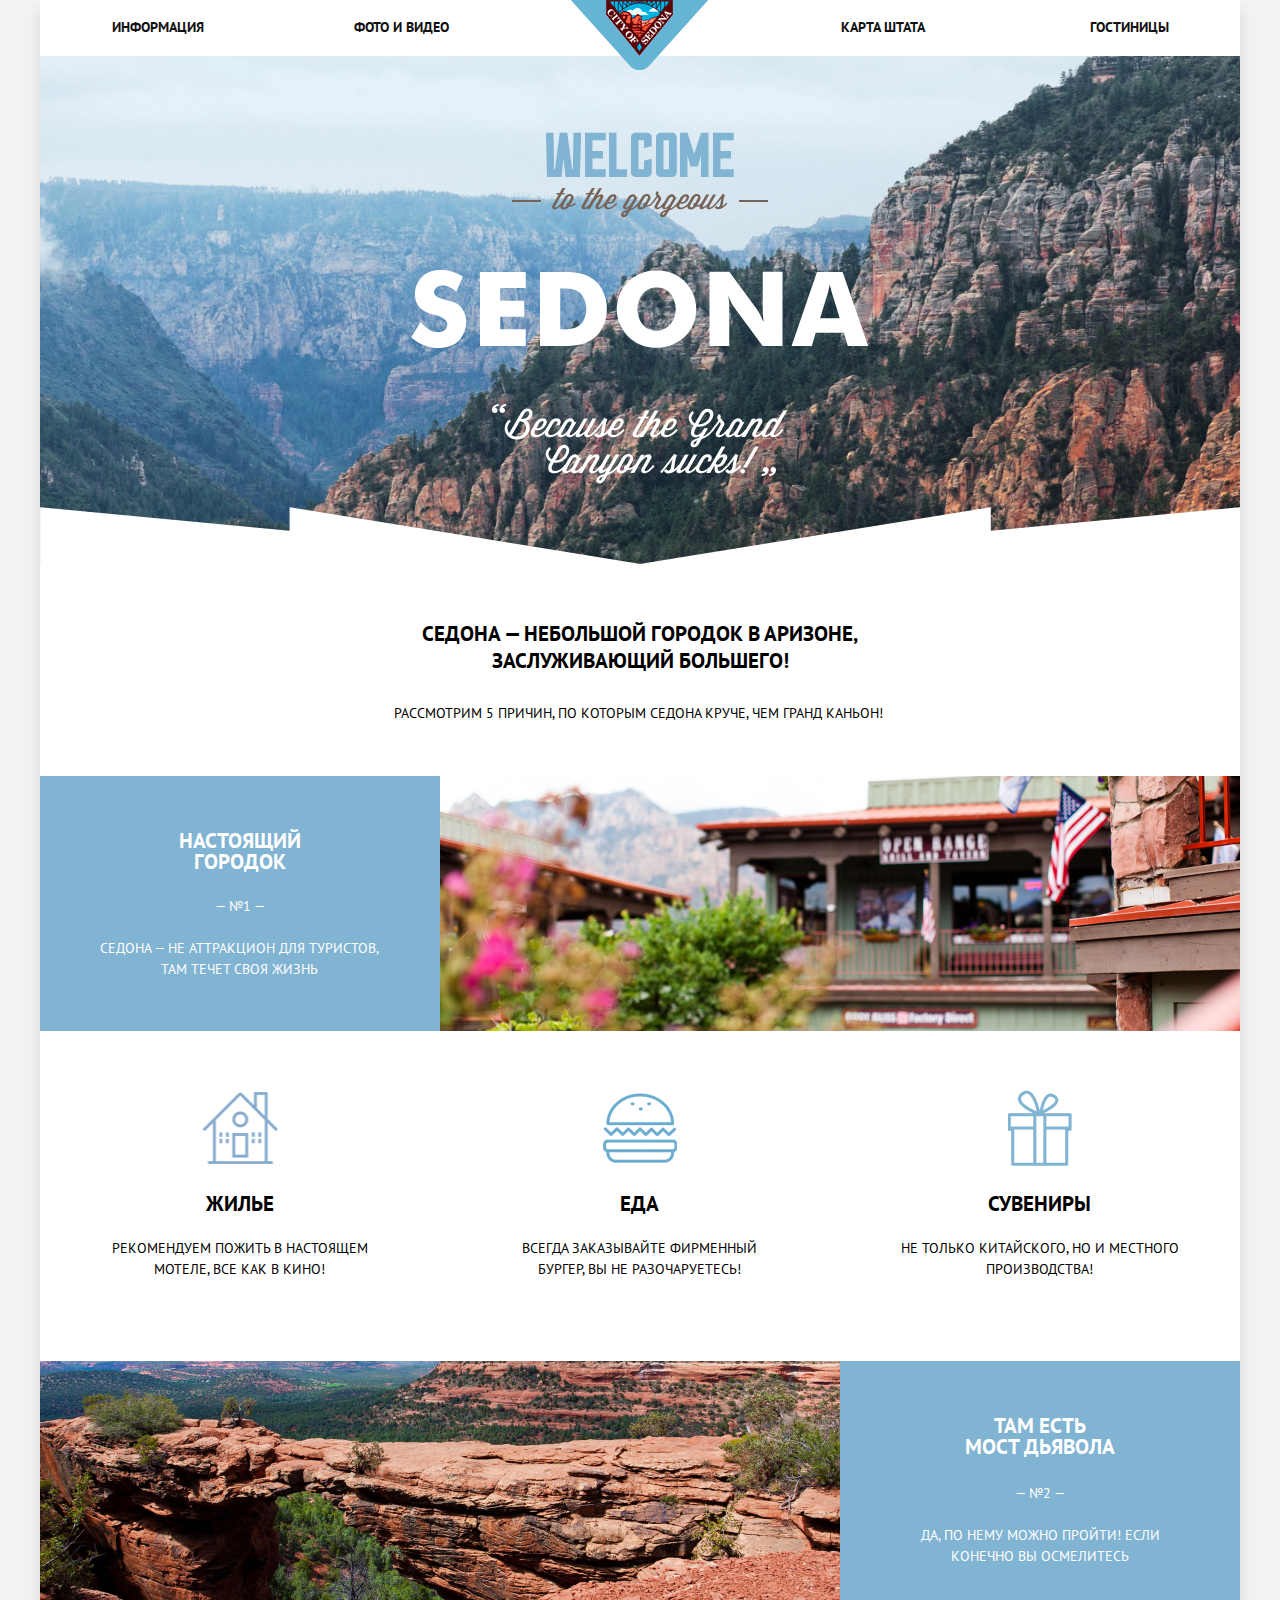
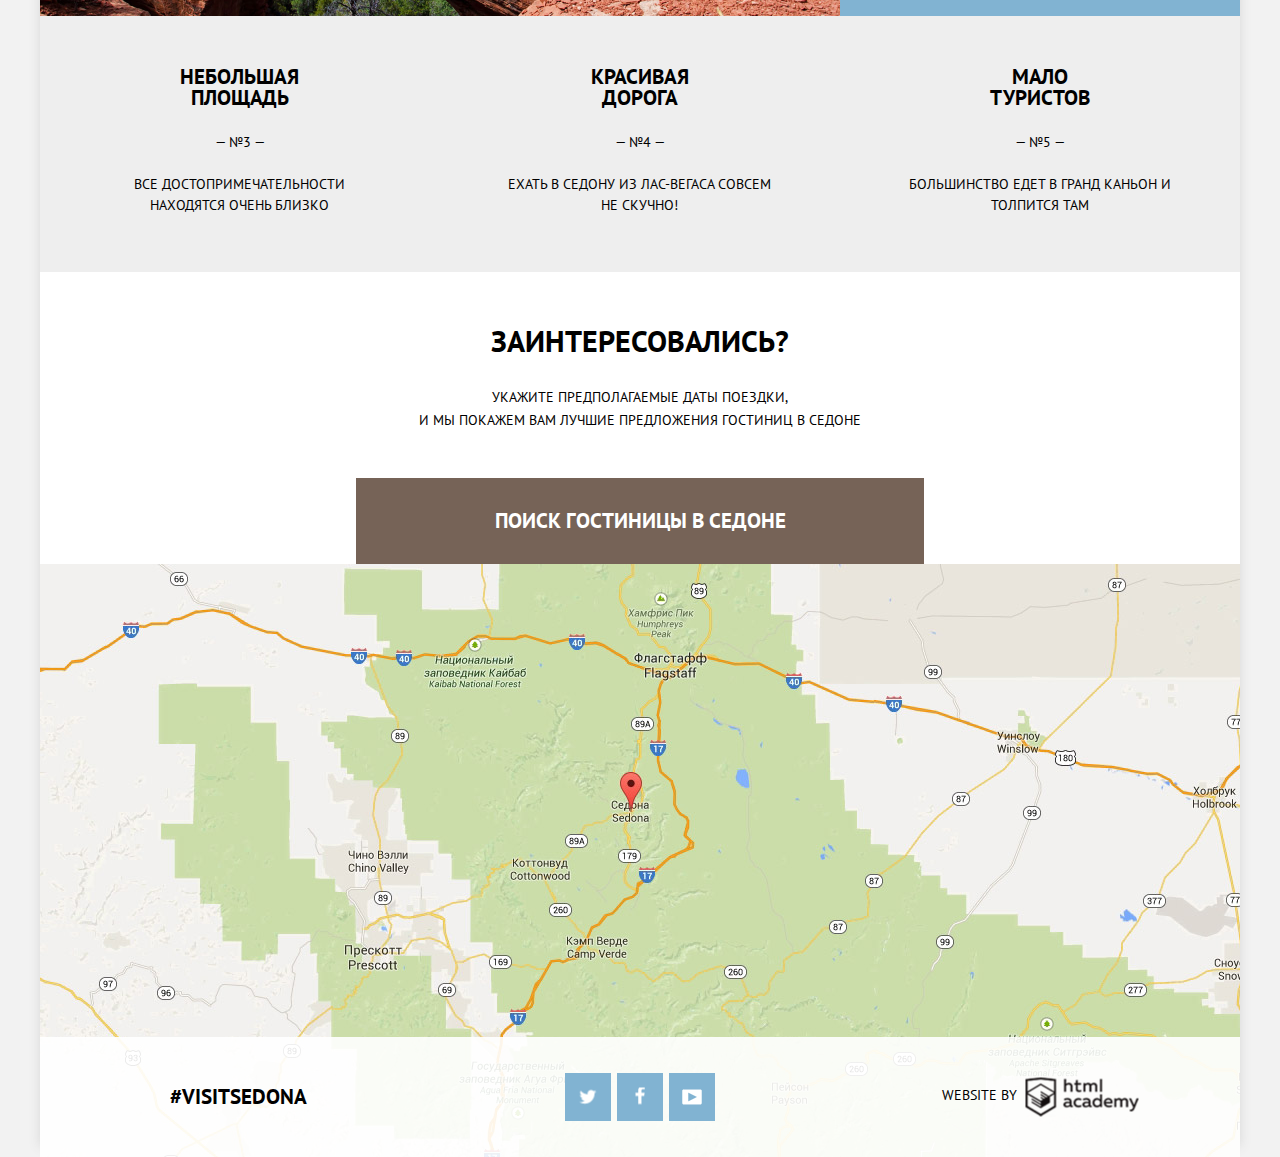
<file: index.html>
<!DOCTYPE html>
<html lang="ru">

<head>
  <meta charset="utf-8">
  <title>HTML Academy: Седона</title>
  <link href="https://fonts.googleapis.com/css?family=PT+Sans:400,700&amp;subset=cyrillic" rel="stylesheet">
  <link href="css/normalize.css" rel="stylesheet">
  <link href="css/style.min.css" rel="stylesheet">
</head>

<body>
  <div class="container">
    <header class="header">
      <a class="logo" href="index.html"><img src="img/logo-blue.png" width="138" height="70" alt="logo"></a>
      <nav class="main-navigation">
        <ul class="main-navigation-list">
          <li class="main-navigation-item">
            <a class="main-navigation-link" href="#">Информация</a>
          </li>
          <li class="main-navigation-item">
            <a class="main-navigation-link" href="#">Фото и видео</a>
          </li>
          <li class="main-navigation-item">
            <a class="main-navigation-link" href="#">Карта штата</a>
          </li>
          <li class="main-navigation-item">
            <a class="main-navigation-link" href="inner.html">Гостиницы</a>
          </li>
        </ul>
      </nav>
    </header>
    <main class="main">
      <section class="welcome">
        <img src="img/welcome.png" width="458" height="352" alt="welcome">
      </section>
      <section class="content">
        <div class="caption">
          <h1 class="caption-title">Седона &mdash; небольшой городок в Аризоне,   заслуживающий большего!</h1>
          <p class="caption-text">Рассмотрим 5 причин, по которым Седона круче, чем Гранд Каньон!</p>
        </div>
        <div class="feature">
          <div class="feature-info">
            <h4 class="feature-title">Настоящий<br> городок</h4>
            <p class="feature-text">&mdash; №1 &mdash;</p>
            <p class="feature-text">Седона &mdash; не аттракцион для туристов, там течет своя жизнь</p>
          </div>
          <div class="feature-img"></div>
        </div>
        <div class="info">
          <div class="info-item info-item-housing">
            <h4 class="info-title housing-title">Жилье</h4>
            <p class="info-text">Рекомендуем пожить в настоящем мотеле, все как в кино!</p>
          </div>
          <div class="info-item info-item-food">
            <h4 class="info-title food-title">Еда</h4>
            <p class="info-text">Всегда заказывайте фирменный бургер, Вы не разочаруетесь!</p>
          </div>
          <div class="info-item info-item-souvenirs">
            <h4 class="info-title souvenirs-title">Сувениры</h4>
            <p class="info-text">Не только китайского, но и местного производства!</p>
          </div>
        </div>
        <div class="feature feature-inverse">
          <div class="feature-info">
            <h4 class="feature-title">Там есть<br> Мост Дьявола</h4>
            <p class="feature-text">&mdash; №2 &mdash;</p>
            <p class="feature-text">Да, по нему можно пройти! Если конечно Вы осмелитесь</p>
          </div>
          <div class="feature-img feature-inverse-img"></div>
        </div>
        <div class="info info-gray">
          <div class="info-item">
            <h4 class="info-title">Небольшая<br> площадь</h4>
            <p class="info-text">&mdash; №3 &mdash;</p>
            <p class="info-text">Все достопримечательности находятся очень близко</p>
          </div>
          <div class="info-item">
            <h4 class="info-title">Красивая<br> дорога</h4>
            <p class="info-text">&mdash; №4 &mdash;</p>
            <p class="info-text">Ехать в Седону из Лас-Вегаса совсем не скучно!</p>
          </div>
          <div class="info-item">
            <h4 class="info-title">Мало<br> туристов</h4>
            <p class="info-text">&mdash; №5 &mdash;</p>
            <p class="info-text">Большинство едет в Гранд Каньон и толпится там</p>
          </div>
        </div>
      </section>
      <section class="looking-hotel">
        <h2 class="looking-hotel-title">Заинтересовались?</h2>
        <p class="looking-hotel-text">Укажите предполагаемые даты поездки,<br> и мы покажем Вам лучшие предложения гостиниц в Седоне</p>
        <div class="form-container">
          <a class="form-link" href="#">Поиск гостиницы в Седоне</a>
          <form class="form form-show" action="inner.html" method="get">
            <div class="form-box arrival-date-box">
              <label class="form-name arrival-date" for="arrival-date">Дата заезда:</label>
              <div class="form-input-box">
                <input class="form-input form-input-arrival" type="text" name="arrival-date" placeholder="24 апреля 2016" id="arrival-date">
                <div class="form-control calendar"></div>
              </div>
            </div>
            <div class="form-box date-of-departure-box">
              <label class="form-name date-of-departure" for="date-of-departure">Дата выезда:</label>
              <div class="form-input-box">
                <input class="form-input form-input-departure" type="text" name="date-of-departure" placeholder="4 июля 2016" id="date-of-departure">
                <div class="form-control calendar"></div>
              </div>
            </div>
            <div class="form-box adults-box">
              <label class="form-name adults" for="adults">Взрослые:</label>
              <div class="form-input-box">
                <div class="form-control minus"></div>
                <input class="form-input" type="number" min="0" name="adults" placeholder="2" id="adults">
                <div class="form-control plus"></div>
              </div>
            </div>
            <div class="form-box children-box">
              <label class="form-name children" for="children">Дети:</label>
              <div class="form-input-box">
                <div class="form-control minus"></div>
                <input class="form-input" type="number" min="0" name="children" placeholder="0" id="children">
                <div class="form-control plus"></div>
              </div>
            </div>
            <button class="form-btn" type="submit">Найти</button>
          </form>
        </div>
      </section>
    </main>
    <section class="map">
      <div class="map-content" id="yandex-map"></div>
    </section>
    <footer class="footer">
      <section class="footer-section hashtag">
        <a class="hashtag-link" href="#">#VisitSedona</a>
      </section>
      <section class="footer-section footer-social">
        <a class="social-btn social-btn-tw" href="#">Твиттер</a>
        <a class="social-btn social-btn-fb" href="#">Фейсбук</a>
        <a class="social-btn social-btn-youtube" href="#">Ютьюб</a>
      </section>
      <section class="footer-section website-author">
        <a class="website-author-link" href="#">Website by</a>
      </section>
    </footer>
  </div>
  <script src="js/script.min.js"></script>
  <script type="text/javascript" charset="utf-8" async src="https://api-maps.yandex.ru/services/constructor/1.0/js/?sid=QCnc7fScu4HZBKKXvXGnLEjPJBYVvsNA&amp;max-width=1200&amp;min-width=768&amp;height=593&amp;lang=ru_RU&amp;sourceType=constructor&amp;scroll=true;id=yandex-map"></script>
</body>

</html>
</file>
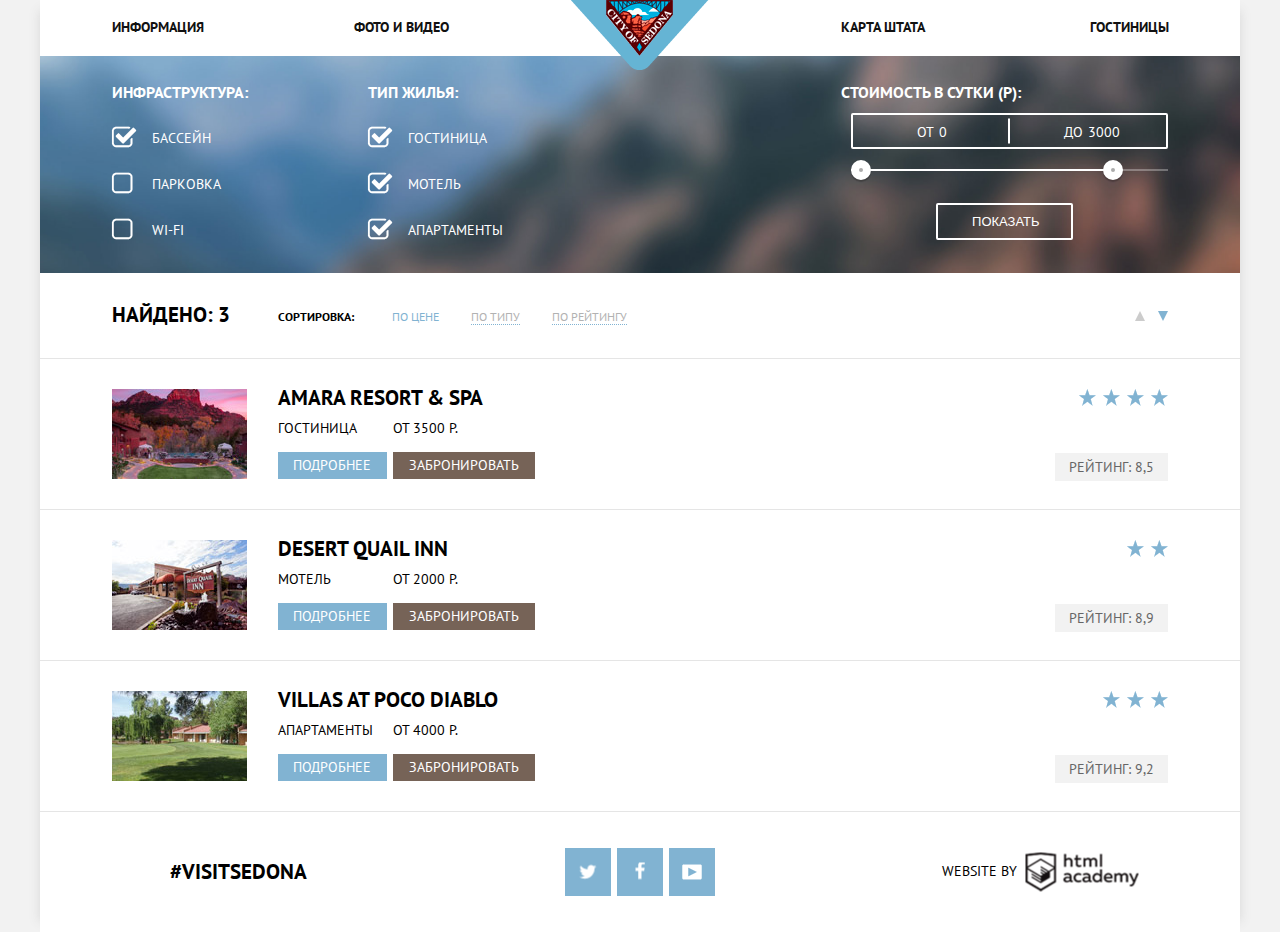
<file: inner.html>
<!DOCTYPE html>
<html lang="ru">

<head>
  <meta charset="utf-8">
  <title>HTML Academy: Седона</title>
  <link href="https://fonts.googleapis.com/css?family=PT+Sans:400,700&amp;subset=cyrillic" rel="stylesheet">
  <link href="css/normalize.css" rel="stylesheet">
  <link href="css/style.min.css" rel="stylesheet">
</head>

<body>
  <div class="container">
    <header class="header">
      <a class="logo" href="index.html"><img src="img/logo-blue.png" width="138" height="70" alt="logo"></a>
      <nav class="main-navigation">
        <ul class="main-navigation-list">
          <li class="main-navigation-item">
            <a class="main-navigation-link" href="#">Информация</a>
          </li>
          <li class="main-navigation-item">
            <a class="main-navigation-link" href="#">Фото и видео</a>
          </li>
          <li class="main-navigation-item">
            <a class="main-navigation-link" href="#">Карта штата</a>
          </li>
          <li class="main-navigation-item">
            <a class="main-navigation-link" href="#">Гостиницы</a>
          </li>
        </ul>
      </nav>
    </header>
    <main class="main">
      <section class="filter-container">
        <form class="filter" action="form.php" method="get">
          <div class="filter-block infrastructure">
            <h3 class="filter-title">Инфраструктура:</h3>
            <input type="checkbox" id="ch1-infrastructure" value="бассейн" name="infrastructure-input" checked>
            <label for="ch1-infrastructure">Бассейн</label>
            <input type="checkbox" id="ch2-infrastructure" value="парковка" name="infrastructure-input">
            <label for="ch2-infrastructure">Парковка</label>
            <input type="checkbox" id="ch3-infrastructure" value="wi-fi" name="infrastructure-input">
            <label for="ch3-infrastructure">Wi-fi</label>
          </div>
          <div class="filter-block property-type">
            <h3 class="filter-title">Тип жилья:</h3>
            <input type="checkbox" id="ch1-property-type" value="гостиница" name="property-type-input" checked>
            <label for="ch1-property-type">Гостиница</label>
            <input type="checkbox" id="ch2-property-type" value="мотель" name="property-type-input" checked>
            <label for="ch2-property-type">Мотель</label>
            <input type="checkbox" id="ch3-property-type" value="апартаменты" name="property-type-input" checked>
            <label for="ch3-property-type">Апартаменты</label>
          </div>
          <div class="filter-block filter-range">
            <h3 class="filter-title filter-range-title">Стоимость в сутки (р):</h3>
            <div class="price-controls">
              <div class="price-item">
                <label class="min-price" for="min-price">от</label>
                <input name="min-price" type="text" value="0" id="min-price">
              </div>
              <div class="price-item">
                <label class="max-price" for="max-price">до</label>
                <input name="max-price" type="text" value="3000" id="max-price">
              </div>
            </div>
            <div class="range-controls">
              <div class="scale">
                <div class="bar"></div>
              </div>
              <div class="toggle toggle-min"></div>
              <div class="toggle toggle-max"></div>
            </div>
            <div class="btn-filter">
              <input class="btn-filter-show" type="submit" value="Показать">
            </div>
          </div>
        </form>
      </section>
      <section class="sorting">
        <div class="sorting-result">
          <span class="">Найдено:</span>
          <span class="sorting-result-number" id="sorting-result-number">3</span>
        </div>
        <div class="sorting-tool">
          <h5 class="sorting-title">Сортировка:</h5>
          <div class="sorting-variety">
            <a class="sorting-item sorting-price sorting-item-active" href="#">По цене</a>
            <a class="sorting-item sorting-type" href="#">По типу</a>
            <a class="sorting-item sorting-rating" href="#">По рейтингу</a>
          </div>
          <div class="sorting-direction">
            <a class="arrow arrow-up" href="#"></a>
            <a class="arrow arrow-down arrow-active" href="#"></a>
          </div>
        </div>
      </section>
      <section class="found">
        <div class="found-item">
          <div class="found-img">
            <img src="img/amara-resort.jpg" width="135" height="90" alt="Amara resort">
          </div>
          <div class="found-block">
            <h2 class="found-title">
              <a href="#">Amara resort &#38; spa</a>
            </h2>
            <div class="found-type">Гостиница</div>
            <div class="found-price">от 3500 р.</div>
            <div class="found-box-btn">
              <a class="found-btn found-btn-more" href="#">Подробнее</a>
              <a class="found-btn found-btn-reserve" href="#">Забронировать</a>
            </div>
          </div>
          <div class="found-rating">
            <div class="found-rating-img"></div>
            <span class="found-rating-value">Рейтинг: 8,5</span>
          </div>
        </div>
        <div class="found-item">
          <div class="found-img">
            <img src="img/desert-quail-inn.jpg" width="135" height="90" alt="Desert Quail inn">
          </div>
          <div class="found-block">
            <h2 class="found-title">
              <a href="#">Desert Quail inn</a>
            </h2>
            <div class="found-type">Мотель</div>
            <div class="found-price">от 2000 р.</div>
            <div class="found-box-btn">
              <a class="found-btn found-btn-more" href="#">Подробнее</a>
              <a class="found-btn found-btn-reserve" href="#">Забронировать</a>
            </div>
          </div>
          <div class="found-rating">
            <div class="found-rating-img"></div>
            <span class="found-rating-value">Рейтинг: 8,9</span>
          </div>
        </div>
        <div class="found-item">
          <div class="found-img">
            <img src="img/villas-at-poco-diablo.jpg" width="135" height="90" alt="Villas at Poco Diablo">
          </div>
          <div class="found-block">
            <h2 class="found-title">
              <a href="#">Villas at Poco Diablo</a>
            </h2>
            <div class="found-type">Апартаменты</div>
            <div class="found-price">от 4000 р.</div>
            <div class="found-box-btn">
              <a class="found-btn found-btn-more" href="#">Подробнее</a>
              <a class="found-btn found-btn-reserve" href="#">Забронировать</a>
            </div>
          </div>
          <div class="found-rating">
            <div class="found-rating-img"></div>
            <span class="found-rating-value">Рейтинг: 9,2</span>
          </div>
        </div>
      </section>
    </main>
    <footer class="footer">
      <section class="footer-section hashtag">
        <a class="hashtag-link" href="#">#VisitSedona</a>
      </section>
      <section class="footer-section footer-social">
        <a class="social-btn social-btn-tw" href="#">Твиттер</a>
        <a class="social-btn social-btn-fb" href="#">Фейсбук</a>
        <a class="social-btn social-btn-youtube" href="#">Ютьюб</a>
      </section>
      <section class="footer-section website-author">
        <a class="website-author-link" href="#">Website by</a>
      </section>
    </footer>
  </div>
</body>

</html>
</file>
<file: css/style.min.css>
body,h1,h2{color:#000;font-weight:400}body{line-height:21px;font-family:"PT Sans","Myriad Pro","Arial",sans-serif;text-transform:uppercase;background:#f2f2f2;margin:0;font-size:14px}h1,h2{font-size:18px}h2{font-size:16px}.container{display:-webkit-box;display:-ms-flexbox;display:flex;-webkit-box-orient:vertical;-webkit-box-direction:normal;-ms-flex-direction:column;flex-direction:column;-webkit-box-pack:center;-ms-flex-pack:center;justify-content:center;margin:auto;width:100%;min-width:768px;max-width:1200px;background:#fff;box-shadow:11px 0 10px -10px #dbdbdb,-11px 0 10px -10px #dbdbdb}.header{position:relative;min-height:56px}.logo{position:absolute;left:50%;top:0%;margin-left:-69px}.logo img{border:0}.main-navigation-list{padding:14px 0 0;margin:0}.main-navigation-item{display:inline-block;width:19%;padding-top:0;list-style-type:none;vertical-align:top;line-height:26px;font-weight:700}.main-navigation-item:nth-child(1){margin-left:6%;margin-right:.8%;text-align:left}.main-navigation-item:nth-child(2){margin-right:7%;text-align:left}.main-navigation-item:nth-child(3){text-align:right;margin-left:2.3%}.main-navigation-item:nth-child(4){text-align:right;margin-left:1%}.main-navigation-link{color:#111;text-decoration:none;cursor:pointer}.main-navigation-link:hover{color:#81b3d2}.main-navigation-link:active{color:#b2b2b2}.main{display:-webkit-box;display:-ms-flexbox;display:flex;-webkit-box-orient:vertical;-webkit-box-direction:normal;-ms-flex-direction:column;flex-direction:column;-webkit-box-pack:center;-ms-flex-pack:center;justify-content:center}.welcome{background:url(../img/mask-1200.png) center bottom no-repeat,url(../img/background-photo-1200.jpg) center 28% no-repeat,#477ca6;background-size:100%,100%;text-align:center;min-height:508px;margin-bottom:42px}.welcome img{margin-top:76px}.content{display:-webkit-box;display:-ms-flexbox;display:flex;-webkit-box-orient:vertical;-webkit-box-direction:normal;-ms-flex-direction:column;flex-direction:column;-webkit-box-pack:center;-ms-flex-pack:center;justify-content:center;margin:auto}.caption{text-align:center;margin-bottom:36px}.caption-title{display:inline-block;vertical-align:top;width:500px;margin-bottom:12px;font-size:21px;line-height:27px;font-weight:700}.caption-text{line-height:26px;margin-left:-4px}.feature{display:-webkit-box;display:-ms-flexbox;display:flex}.feature-inverse{-webkit-box-orient:horizontal;-webkit-box-direction:reverse;-ms-flex-direction:row-reverse;flex-direction:row-reverse}.feature-info{width:23.33%;padding-left:5%;padding-right:5%;padding-top:26px;text-align:center;background-color:#81b3d2;color:#fff}.feature-title,.info-title{font-size:21px;font-weight:700}.feature-title{margin-bottom:24px}.feature-inverse .feature-title{margin-bottom:26px}.feature-title+.feature-text{margin-bottom:21px}.feature-img{width:66.67%;min-height:255px;background-image:url(../img/town-1200.jpg);background-size:cover;background-repeat:no-repeat;background-position:center left}.feature-inverse-img{background-image:url(../img/devil-bridge-1200.jpg);background-position:center}.info{display:-webkit-box;display:-ms-flexbox;display:flex;min-height:330px}.info-gray{background-color:#eee;min-height:256px}.info-item{box-sizing:border-box;width:33.33%;text-align:center;padding-left:5%;padding-right:5%;padding-top:134px}.info-title{display:inline-block;position:relative;margin-bottom:10px}.info-gray .info-item{padding-top:22px}.food-title::before,.housing-title::before,.souvenirs-title::before{content:"";position:absolute;top:-310%;left:50%;-webkit-transform:translate(-50%,-50%);transform:translate(-50%,-50%);background-image:url(../img/sprite.png);background-repeat:no-repeat;width:75px;height:72px;background-position:-10px -724px}.food-title::before,.souvenirs-title::before{width:74px;height:70px;background-position:-10px -634px}.souvenirs-title::before{width:64px;height:76px;background-position:-10px -1155px}.info-title+.info-text{margin-bottom:21px}.looking-hotel{text-align:center;padding-top:32px}.looking-hotel-title{font-size:30px;line-height:24px;font-weight:700;margin-bottom:33px}.looking-hotel-text{line-height:23px}.form-container{position:relative;display:inline-block;width:568px;margin-top:32px}.form-link{display:block;padding:30px;vertical-align:top;font-size:21px;line-height:26px;font-weight:700;color:#fff;background-color:#766357;text-decoration:none;cursor:pointer}.form-link:hover{background-color:#604e43}.form-link:active{background-color:#503e33;color:#857871}@-webkit-keyframes bounce{0%,to{-webkit-transform:translateY(0);transform:translateY(0)}50%{-webkit-transform:translateY(80px);transform:translateY(80px)}}@keyframes bounce{0%,to{-webkit-transform:translateY(0);transform:translateY(0)}50%{-webkit-transform:translateY(80px);transform:translateY(80px)}}@-webkit-keyframes shake{0%,to{-webkit-transform:translateX(0);transform:translateX(0)}20%,60%{-webkit-transform:translateX(-5px);transform:translateX(-5px)}40%,80%{-webkit-transform:translateX(5px);transform:translateX(5px)}}@keyframes shake{0%,to{-webkit-transform:translateX(0);transform:translateX(0)}20%,60%{-webkit-transform:translateX(-5px);transform:translateX(-5px)}40%,80%{-webkit-transform:translateX(5px);transform:translateX(5px)}}.form-show{-webkit-animation:bounce .7s;animation:bounce .7s}.form-error{-webkit-animation:shake .6s;animation:shake .6s}.form{position:absolute;display:none;width:568px;box-sizing:border-box;padding:55px;text-align:left;vertical-align:top;background-color:#fff;font-weight:700}.form-show{display:block;z-index:2}.form-box{margin-bottom:30px;line-height:38px}.form-name{display:inline-block;vertical-align:top;box-sizing:border-box;width:108px}.arrival-date,.date-of-departure{padding-left:2px}.form-input-box{position:relative;display:inline-block;vertical-align:top}.form-input::-webkit-input-placeholder{color:#000}.form-input:-moz-placeholder,.form-input::-moz-placeholder{color:#000}.form-input:-ms-input-placeholder{color:#000}.form-input{box-sizing:border-box;width:346px;height:36px;padding-left:14px;padding-right:36px;font-family:inherit;font-size:14px;line-height:21px;font-weight:700;text-transform:uppercase;background-color:#f2f2f2;border:0}.form-input:hover{background-color:#ebebeb}.form-input:focus{background-color:#fff;box-shadow:2px 2px 0 0 #e5e5e5 inset,-2px -2px 0 0 #e5e5e5 inset;outline:0}.form-control{content:"";position:absolute;top:50%;right:-18px;cursor:pointer;-webkit-transform:translate(-50%,-50%);transform:translate(-50%,-50%);background-image:url(../img/sprite.png);width:36px;height:36px}.calendar{background-position:-3px -340px}.calendar:hover{background-position:-3px -256px}.calendar:active{background-position:-3px -298px}.adults-box,.children-box{display:inline-block;vertical-align:top;box-sizing:border-box;width:227px}.children-box{text-align:right}.children{padding-right:22px}.adults-box .form-input,.children-box .form-input{width:114px;padding-left:36px;padding-right:36px;text-align:center;vertical-align:top}input[type=number]::-webkit-inner-spin-button,input[type=number]::-webkit-outer-spin-button{-webkit-appearance:none}input[type=number]{-moz-appearance:textfield}.minus{right:60px;background-position:4px -1022px}.minus:hover{background-position:4px -976px}.minus:active{background-position:4px -999px}.plus{background-position:2px -1111px}.plus:hover{background-position:2px -1049px}.plus:active{background-position:2px -1080px}.form-btn{display:block;width:100%;padding:16px;margin-top:24px;cursor:pointer;vertical-align:top;font-size:21px;line-height:26px;font-weight:700;color:#fff;text-transform:uppercase;background-color:#81b3d2;border:0}.form-btn:hover{background-color:#669ec0}.form-btn:active{background-color:#5496bd;color:#88b6d1}.map-content{min-height:593px;min-width:768px;background-color:#fff;background-image:url(../img/map-1200.jpg);background-size:auto;background-repeat:no-repeat;background-position:center}.footer{display:-webkit-box;display:-ms-flexbox;display:flex;-webkit-box-pack:justify;-ms-flex-pack:justify;justify-content:space-between;-webkit-box-align:center;-ms-flex-align:center;align-items:center;min-height:120px;line-height:26px;font-weight:700;background-color:#fff}.map+.footer{margin-top:-120px;background:rgba(255,255,255,.9);z-index:2}.footer a{text-decoration:none;color:#000}.footer-section{vertical-align:middle;text-align:center;width:33%}.hashtag{font-size:21px}.social-btn{display:inline-block;position:relative;width:46px;height:48px;margin:1px;font-size:0;vertical-align:top;text-decoration:none;background-color:#81b3d2}.social-btn:hover{background-color:#669ec0}.social-btn:active{background-color:#5496bd}.social-btn::before{content:"";position:absolute;top:50%;left:50%;-webkit-transform:translate(-50%,-50%);transform:translate(-50%,-50%);background-image:url(../img/sprite.png);background-repeat:no-repeat}.social-btn-tw::before{width:17px;height:15px;background-position:-10px -1288px}.social-btn-fb::before{width:10px;height:19px;background-position:-10px -558px}.social-btn-youtube::before{width:20px;height:16px;background-position:-10px -10px}.social-btn-fb:active::before{width:10px;height:19px;background-position:-10px -598px}.social-btn-youtube:active::before{width:20px;height:16px;background-position:-10px -46px}.social-btn-tw:active::before{width:17px;height:15px;background-position:-10px -1323px}.filter-container,.website-author-link{vertical-align:top;text-align:left;font-weight:400}.website-author-link{position:relative;display:inline-block;width:200px;height:41px;line-height:38px}.filter-block input[type=checkbox]+label::before,.website-author-link::before{content:"";position:absolute;top:50%;left:140px;-webkit-transform:translate(-50%,-50%);transform:translate(-50%,-50%);background-image:url(../img/sprite.png);background-repeat:no-repeat;width:113px;height:39px;background-position:-10px -816px}.website-author-link:hover::before{width:113px;height:39px;background-position:-10px -875px}.website-author-link:active::before{width:113px;height:39px;background-position:-10px -934px}.filter-container{min-height:0;margin-bottom:29px;padding:15px 6% 20px;background:#477ca6 url(../img/filter-background-1200.jpg) right center no-repeat;background-size:100% auto;color:#fff;line-height:46px}.filter,.filter-block{display:-webkit-box;display:-ms-flexbox;display:flex;-webkit-box-direction:normal}.filter{-webkit-box-align:start;-ms-flex-align:start;align-items:flex-start;-webkit-box-orient:horizontal;-ms-flex-direction:row;flex-direction:row}.filter-block{-webkit-box-orient:vertical;-ms-flex-direction:column;flex-direction:column;-webkit-box-pack:center;-ms-flex-pack:center;justify-content:center;width:16%;min-width:140px;vertical-align:top}.infrastructure{margin-right:8.2%}.filter-title{margin-top:0;margin-bottom:2px;line-height:42px;text-align:left}.filter-block input+label{position:relative;padding-left:40px;cursor:pointer;vertical-align:top}.filter-block input[type=checkbox]{display:none}.filter-block input[type=checkbox]+label::before{top:48%;left:10px;width:22px;height:22px;background-position:-10px -388px}.filter-block input[type=checkbox]:checked+label::before{content:"";position:absolute;top:48%;left:12px;-webkit-transform:translate(-50%,-50%);transform:translate(-50%,-50%);background-image:url(../img/sprite.png);background-repeat:no-repeat;width:26px;height:22px;background-position:-10px -430px}.filter-block input[type=checkbox]:disabled+label::before{width:22px;height:22px;background-position:-10px -514px}.filter-block input[type=checkbox]:disabled :checked+label::before{width:26px;height:22px;background-position:-10px -472px}.filter-range{width:31%;max-width:330px;min-width:224px;vertical-align:top;text-align:center;margin-left:auto}.filter-range-title{margin-bottom:0;margin-right:auto}.price-controls{position:relative;height:32px;margin-bottom:20px;margin-left:10px;font-size:0;border:2px solid #fff;border-radius:2px}.price-controls::after{content:"";position:absolute;top:50%;left:50%;width:2px;height:25px;background:#fff;-webkit-transform:translate(-50%,-50%);transform:translate(-50%,-50%)}.price-item{display:inline-block;vertical-align:top;padding-top:3px;width:50%;text-align:left;line-height:28px;cursor:pointer}.price-controls input,.price-controls label{display:inline-block;font-size:14px;line-height:28px;vertical-align:top;text-align:right}.max-price,.min-price{width:52%;padding-right:3px}.max-price{width:47%}.price-controls input{margin:0;text-align:left;line-height:26px;color:inherit;font-family:inherit;background:0 0;border:none}.min-price+input{width:40%}.max-price+input{width:45%}.range-controls{position:relative;margin-left:10px}.range-controls .scale{height:2px;background:rgba(255,255,255,.3)}.bar{width:83%;height:2px;background:#fff}.toggle{position:absolute;top:-9px;width:4px;height:4px;background:#ababab;border:8px solid #fff;border-radius:50%;box-shadow:0 2px 1px 0 rgba(0,1,1,.2);cursor:pointer}.toggle:hover{background:#1c4f80}.toggle-min{left:0%}.toggle-max{left:79.5%}.btn-filter-show{padding:8px 31px 8px 34px;margin-top:32px;cursor:pointer;border:2px solid #fff;border-radius:2px;text-decoration:none;color:#fff;font-size:13px;line-height:17px;text-transform:uppercase;background-color:rgba(0,0,0,0)}.btn-filter-show:hover{color:#000;background-color:#fff}.sorting{display:-webkit-box;display:-ms-flexbox;display:flex;-webkit-box-orient:horizontal;-webkit-box-direction:normal;-ms-flex-direction:row;flex-direction:row;-webkit-box-pack:start;-ms-flex-pack:start;justify-content:flex-start;font-size:12px;line-height:18px;font-weight:400;margin-bottom:23px;margin-left:6%;margin-right:6%}.sorting-result{font-size:21px;line-height:26px;font-weight:700;margin-right:18px}.sorting-title,.sorting-tool{font-size:12px;line-height:18px;text-align:left;vertical-align:top}.sorting-tool{display:-webkit-box;display:-ms-flexbox;display:flex;padding:6px 0 5px;width:auto;-webkit-box-flex:5;-ms-flex-positive:5;flex-grow:5;font-weight:400}.sorting-title{font-weight:700;margin:0 30px}.sorting-price{margin-left:8px}.sorting-price,.sorting-type{margin-right:29px}.sorting-item{text-decoration:none;color:#b2b2b2;border-bottom:1px dotted #81b3d2}.found-title a:hover,.sorting-item:hover{color:#81b3d2}.sorting-item:active{text-decoration:none;color:#000;border-bottom:0}.sorting-item-active,.sorting-item-active:active,.sorting-item-active:hover{text-decoration:none;color:#81b3d2;border-bottom:0}.sorting-direction{position:relative;margin-left:auto}.arrow{font-size:0;cursor:pointer}.arrow-up{margin-right:10px}.arrow::before{content:"";display:inline-block;border:10px solid #c6c2bd;border-right-width:5px;border-left-width:5px;border-color:#ccc transparent}.arrow-up::before{border-top-width:0}.arrow-down::before{border-bottom-width:0}.arrow:hover::before{border-top-color:#000;border-bottom-color:#000}.arrow-active::before,.arrow-active:active::before,.arrow-active:hover::before,.arrow:active::before{border-top-color:#81b3d2;border-bottom-color:#81b3d2}.found-item{display:-webkit-box;display:-ms-flexbox;display:flex;-webkit-box-pack:start;-ms-flex-pack:start;justify-content:flex-start;border-top:1px solid #e5e5e5;padding:30px 6% 28px}.found-item:last-child{border-bottom:1px solid #e5e5e5}.found-img{width:135px;margin-right:31px;line-height:1}.found-block{text-align:left;margin-right:auto}.found-title{margin-bottom:8px;margin-top:0}.found-title a{width:100%;font-size:21px;line-height:18px;font-weight:700;text-align:left;color:#000;text-decoration:none}.found-title a:active{color:#b2b2b2}.found-box-btn{width:258px}.found-price,.found-title a,.found-type{display:inline-block;vertical-align:top}.found-type{min-width:111px}.found-btn{display:inline-block;vertical-align:top;width:70px;padding:3px 19px;border:0;margin-top:13px;text-decoration:none;font-size:inherit;line-height:inherit;font-weight:400;color:#fff}.found-btn-more{margin-right:2px;background-color:#81b3d2;padding-left:15px;padding-right:24px}.found-btn-more:hover{background-color:#669ec0}.found-btn-more:active{background-color:#5496bd;color:#88b6d1}.found-btn-reserve{width:102px;background-color:#766357;padding-right:24px;padding-left:16px}.found-btn-reserve:hover{background-color:#604e43}.found-btn-reserve:active{background-color:#503e33;color:#857871}.found-rating,.found-rating-img{margin-left:auto;vertical-align:top}.found-rating{text-align:right;margin-right:0%}.found-rating-img{margin-right:0;margin-bottom:50px;min-height:18px;display:block;background-image:url(../img/star.png);background-repeat:repeat-x}.found-item:nth-child(1) .found-rating-img{width:96px}.found-item:nth-child(2) .found-rating-img{width:48px}.found-item:nth-child(3) .found-rating-img{width:72px}.found-rating-value{padding:5px 14px;background-color:#f2f2f2;color:#666}
</file>
